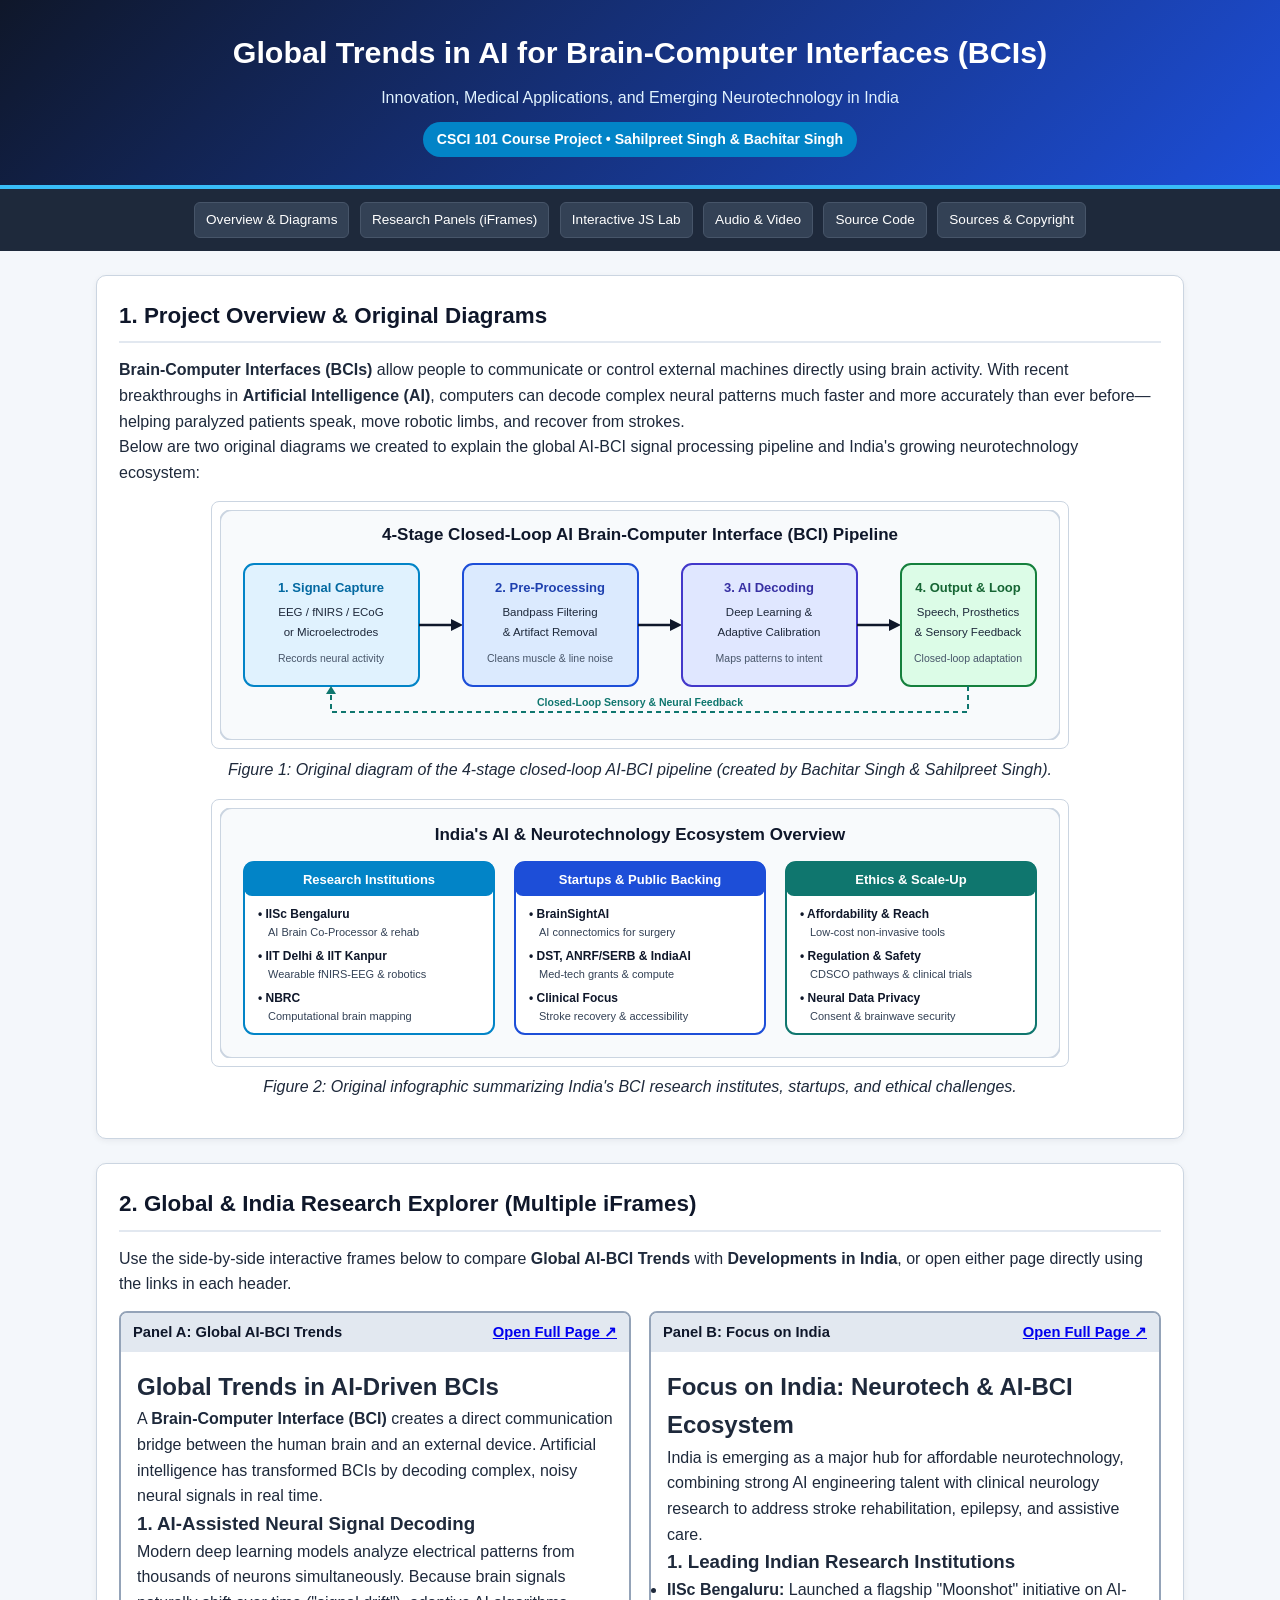
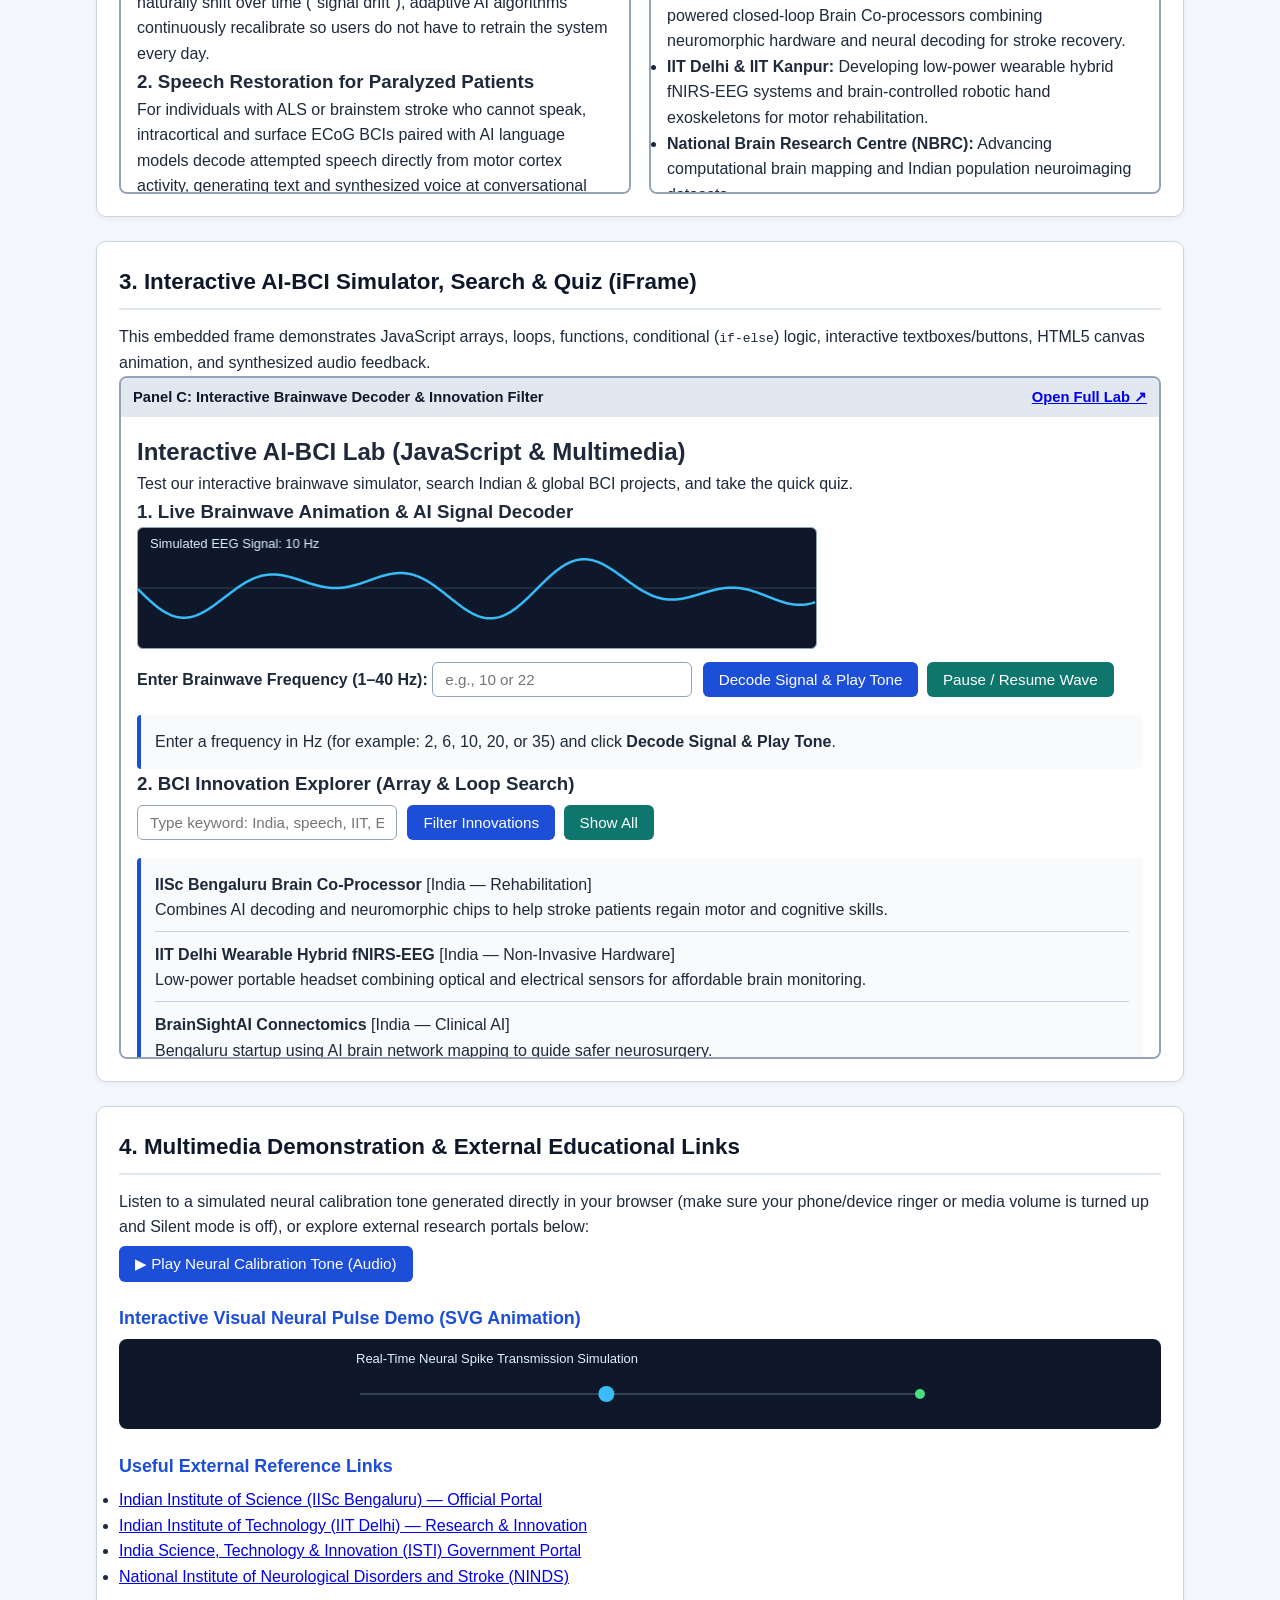
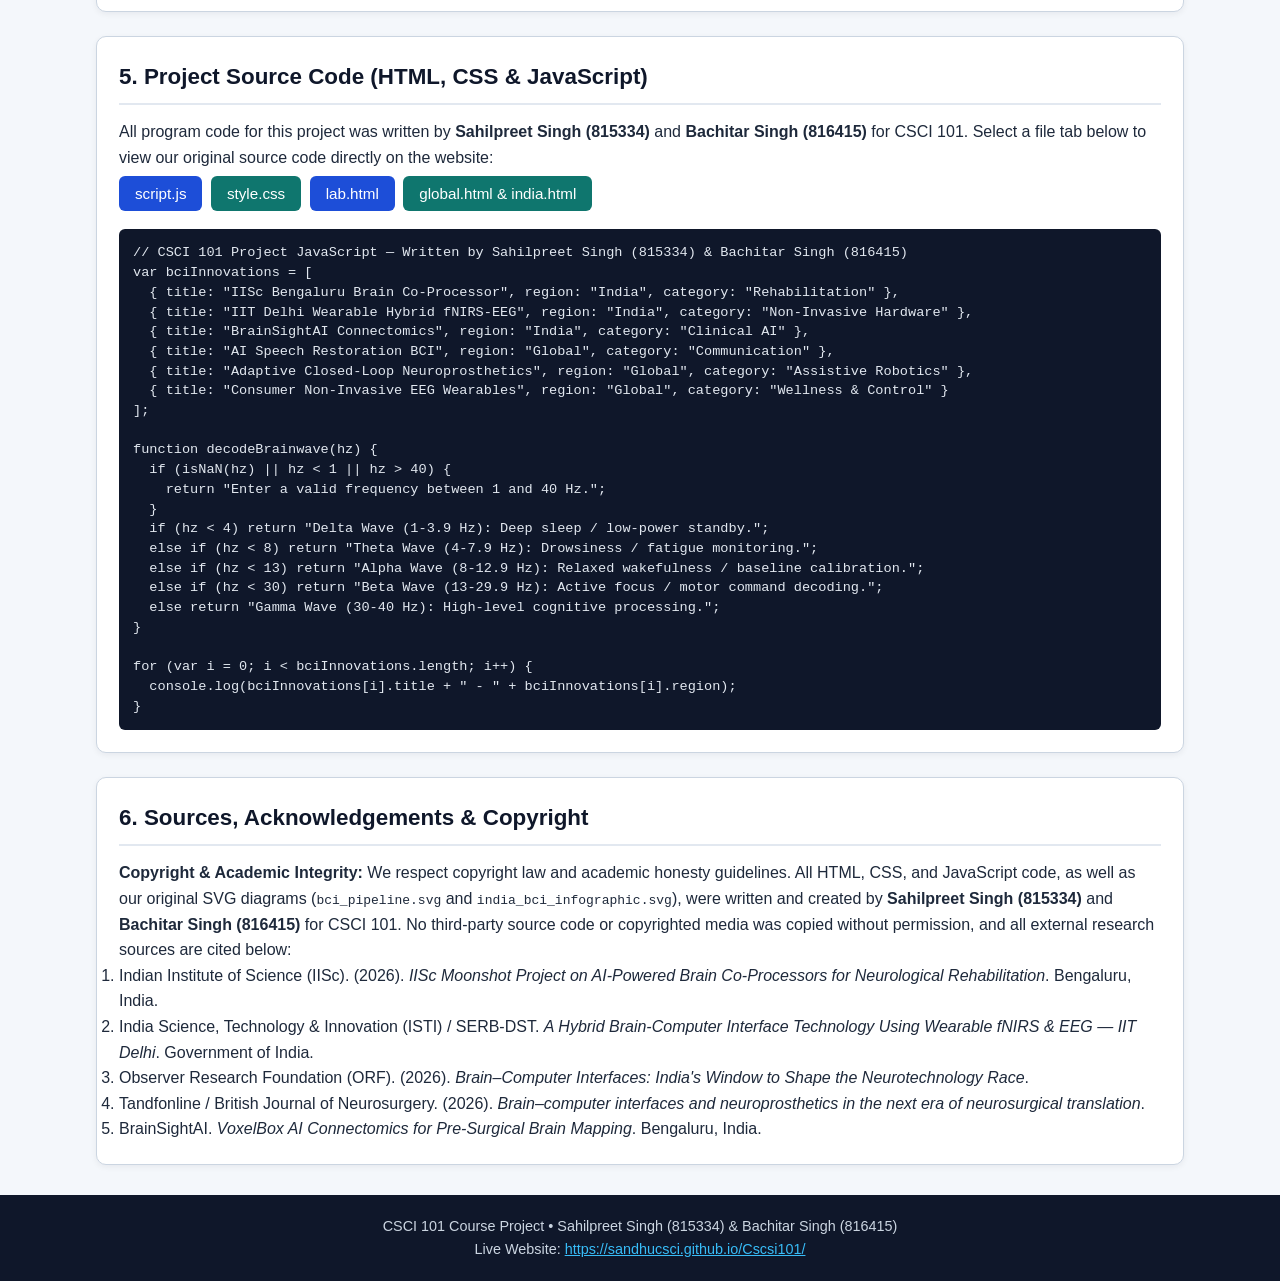
<file: index.html>
<!DOCTYPE html>
<html lang="en">
<head>
  <meta charset="UTF-8">
  <meta name="viewport" content="width=device-width, initial-scale=1.0">
  <title>Global Trends in AI for Brain-Computer Interfaces (BCIs) — India Focus</title>
  <link rel="stylesheet" href="style.css">
</head>
<body>

  <header>
    <h1>Global Trends in AI for Brain-Computer Interfaces (BCIs)</h1>
    <p>Innovation, Medical Applications, and Emerging Neurotechnology in India</p>
    <div class="pulse-badge">CSCI 101 Course Project • Sahilpreet Singh &amp; Bachitar Singh</div>
  </header>

  <nav>
    <a href="#overview">Overview &amp; Diagrams</a>
    <a href="#iframes-section">Research Panels (iFrames)</a>
    <a href="#interactive-lab">Interactive JS Lab</a>
    <a href="#multimedia-section">Audio &amp; Video</a>
    <a href="#source-code-section">Source Code</a>
    <a href="#sources">Sources &amp; Copyright</a>
  </nav>

  <div class="container">

    <!-- Section 1: Overview & Original Diagrams -->
    <section id="overview" class="card">
      <h2>1. Project Overview &amp; Original Diagrams</h2>
      <p>
        <strong>Brain-Computer Interfaces (BCIs)</strong> allow people to communicate or control external machines directly using brain activity. With recent breakthroughs in <strong>Artificial Intelligence (AI)</strong>, computers can decode complex neural patterns much faster and more accurately than ever before—helping paralyzed patients speak, move robotic limbs, and recover from strokes.
      </p>
      <p>
        Below are two original diagrams we created to explain the global AI-BCI signal processing pipeline and India's growing neurotechnology ecosystem:
      </p>

      <div class="diagram-wrap">
        <img src="bci_pipeline.svg" alt="Original Diagram showing AI Brain-Computer Interface signal capture, filtering, AI decoding, and output">
        <p><em>Figure 1: Original diagram of the 4-stage closed-loop AI-BCI pipeline (created by Bachitar Singh &amp; Sahilpreet Singh).</em></p>
      </div>

      <div class="diagram-wrap">
        <img src="india_bci_infographic.svg" alt="Original Infographic of India's AI and Neurotechnology Ecosystem">
        <p><em>Figure 2: Original infographic summarizing India's BCI research institutes, startups, and ethical challenges.</em></p>
      </div>
    </section>

    <!-- Section 2: Multiple iFrames Organizing Research Content -->
    <section id="iframes-section" class="card">
      <h2>2. Global &amp; India Research Explorer (Multiple iFrames)</h2>
      <p>
        Use the side-by-side interactive frames below to compare <strong>Global AI-BCI Trends</strong> with <strong>Developments in India</strong>, or open either page directly using the links in each header.
      </p>

      <div class="iframe-grid">
        <div class="frame-box">
          <div class="frame-header">
            <span>Panel A: Global AI-BCI Trends</span>
            <a href="global.html" target="_blank">Open Full Page ↗</a>
          </div>
          <iframe src="global.html" title="Global Trends in AI-Driven BCIs"></iframe>
        </div>

        <div class="frame-box">
          <div class="frame-header">
            <span>Panel B: Focus on India</span>
            <a href="india.html" target="_blank">Open Full Page ↗</a>
          </div>
          <iframe src="india.html" title="BCI and Neurotechnology Developments in India"></iframe>
        </div>
      </div>
    </section>

    <!-- Section 3: Third iFrame for Interactive JavaScript Lab -->
    <section id="interactive-lab" class="card">
      <h2>3. Interactive AI-BCI Simulator, Search &amp; Quiz (iFrame)</h2>
      <p>
        This embedded frame demonstrates JavaScript arrays, loops, functions, conditional (<code>if-else</code>) logic, interactive textboxes/buttons, HTML5 canvas animation, and synthesized audio feedback.
      </p>
      <div class="frame-box">
        <div class="frame-header">
          <span>Panel C: Interactive Brainwave Decoder &amp; Innovation Filter</span>
          <a href="lab.html" target="_blank">Open Full Lab ↗</a>
        </div>
        <iframe src="lab.html" style="height: 640px;" title="Interactive AI-BCI Simulator and Quiz"></iframe>
      </div>
    </section>

    <!-- Section 4: Multimedia & External Reference Links -->
    <section id="multimedia-section" class="card">
      <h2>4. Multimedia Demonstration &amp; External Educational Links</h2>
      <p>
        Listen to a simulated neural calibration tone generated directly in your browser (make sure your phone/device ringer or media volume is turned up and Silent mode is off), or explore external research portals below:
      </p>
      <button class="btn" onclick="playQuickDemoSound()">▶ Play Neural Calibration Tone (Audio)</button>
      <div id="audioStatus" style="margin-top:8px; font-weight:bold; color:#0f766e;"></div>

      <div style="margin-top: 16px;">
        <h3>Interactive Visual Neural Pulse Demo (SVG Animation)</h3>
        <svg width="100%" height="90" viewBox="0 0 600 90" style="background:#0f172a; border-radius:8px;">
          <text x="16" y="24" fill="#e0f2fe" font-family="Arial" font-size="13">Real-Time Neural Spike Transmission Simulation</text>
          <line x1="20" y1="55" x2="580" y2="55" stroke="#334155" stroke-width="2"/>
          <circle cx="20" cy="55" r="8" fill="#38bdf8">
            <animate attributeName="cx" from="20" to="580" dur="2.5s" repeatCount="indefinite"/>
          </circle>
          <circle cx="20" cy="55" r="5" fill="#4ade80">
            <animate attributeName="cx" from="20" to="580" dur="1.8s" repeatCount="indefinite"/>
          </circle>
        </svg>
      </div>

      <h3 style="margin-top: 16px;">Useful External Reference Links</h3>
      <ul>
        <li><a href="https://www.iisc.ac.in/" target="_blank" rel="noopener">Indian Institute of Science (IISc Bengaluru) — Official Portal</a></li>
        <li><a href="https://home.iitd.ac.in/" target="_blank" rel="noopener">Indian Institute of Technology (IIT Delhi) — Research &amp; Innovation</a></li>
        <li><a href="https://www.indiascienceandtechnology.gov.in/" target="_blank" rel="noopener">India Science, Technology &amp; Innovation (ISTI) Government Portal</a></li>
        <li><a href="https://www.ninds.nih.gov/" target="_blank" rel="noopener">National Institute of Neurological Disorders and Stroke (NINDS)</a></li>
      </ul>
    </section>

    <!-- Section 5: Project Source Code Posted Directly on the Website -->
    <section id="source-code-section" class="card">
      <h2>5. Project Source Code (HTML, CSS &amp; JavaScript)</h2>
      <p>
        All program code for this project was written by <strong>Sahilpreet Singh (815334)</strong> and <strong>Bachitar Singh (816415)</strong> for CSCI 101. Select a file tab below to view our original source code directly on the website:
      </p>
      <div>
        <button class="btn" onclick="showCodeTab('js')">script.js</button>
        <button class="btn btn-secondary" onclick="showCodeTab('css')">style.css</button>
        <button class="btn" onclick="showCodeTab('lab')">lab.html</button>
        <button class="btn btn-secondary" onclick="showCodeTab('subpages')">global.html &amp; india.html</button>
      </div>
      <pre id="codeViewer" class="code-box">// CSCI 101 Project JavaScript — Written by Sahilpreet Singh (815334) &amp; Bachitar Singh (816415)
var bciInnovations = [
  { title: "IISc Bengaluru Brain Co-Processor", region: "India", category: "Rehabilitation" },
  { title: "IIT Delhi Wearable Hybrid fNIRS-EEG", region: "India", category: "Non-Invasive Hardware" },
  { title: "BrainSightAI Connectomics", region: "India", category: "Clinical AI" },
  { title: "AI Speech Restoration BCI", region: "Global", category: "Communication" },
  { title: "Adaptive Closed-Loop Neuroprosthetics", region: "Global", category: "Assistive Robotics" },
  { title: "Consumer Non-Invasive EEG Wearables", region: "Global", category: "Wellness &amp; Control" }
];

function decodeBrainwave(hz) {
  if (isNaN(hz) || hz &lt; 1 || hz &gt; 40) {
    return "Enter a valid frequency between 1 and 40 Hz.";
  }
  if (hz &lt; 4) return "Delta Wave (1-3.9 Hz): Deep sleep / low-power standby.";
  else if (hz &lt; 8) return "Theta Wave (4-7.9 Hz): Drowsiness / fatigue monitoring.";
  else if (hz &lt; 13) return "Alpha Wave (8-12.9 Hz): Relaxed wakefulness / baseline calibration.";
  else if (hz &lt; 30) return "Beta Wave (13-29.9 Hz): Active focus / motor command decoding.";
  else return "Gamma Wave (30-40 Hz): High-level cognitive processing.";
}

for (var i = 0; i &lt; bciInnovations.length; i++) {
  console.log(bciInnovations[i].title + " - " + bciInnovations[i].region);
}</pre>
    </section>

    <!-- Section 6: Acknowledgements, Sources & Copyright -->
    <section id="sources" class="card">
      <h2>6. Sources, Acknowledgements &amp; Copyright</h2>
      <p>
        <strong>Copyright &amp; Academic Integrity:</strong> We respect copyright law and academic honesty guidelines. All HTML, CSS, and JavaScript code, as well as our original SVG diagrams (<code>bci_pipeline.svg</code> and <code>india_bci_infographic.svg</code>), were written and created by <strong>Sahilpreet Singh (815334)</strong> and <strong>Bachitar Singh (816415)</strong> for CSCI 101. No third-party source code or copyrighted media was copied without permission, and all external research sources are cited below:
      </p>
      <ol>
        <li>Indian Institute of Science (IISc). (2026). <em>IISc Moonshot Project on AI-Powered Brain Co-Processors for Neurological Rehabilitation</em>. Bengaluru, India.</li>
        <li>India Science, Technology &amp; Innovation (ISTI) / SERB-DST. <em>A Hybrid Brain-Computer Interface Technology Using Wearable fNIRS &amp; EEG — IIT Delhi</em>. Government of India.</li>
        <li>Observer Research Foundation (ORF). (2026). <em>Brain–Computer Interfaces: India's Window to Shape the Neurotechnology Race</em>.</li>
        <li>Tandfonline / British Journal of Neurosurgery. (2026). <em>Brain–computer interfaces and neuroprosthetics in the next era of neurosurgical translation</em>.</li>
        <li>BrainSightAI. <em>VoxelBox AI Connectomics for Pre-Surgical Brain Mapping</em>. Bengaluru, India.</li>
      </ol>
    </section>

  </div>

  <footer>
    <p>CSCI 101 Course Project • Sahilpreet Singh (815334) &amp; Bachitar Singh (816415)</p>
    <p>Live Website: <a href="https://sandhucsci.github.io/Cscsi101/">https://sandhucsci.github.io/Cscsi101/</a></p>
  </footer>

  <script>
    var demoAudioCtx = null;

    function getDemoAudioContext() {
      var AudioCtx = window.AudioContext || window.webkitAudioContext;
      if (!AudioCtx) return null;
      if (!demoAudioCtx || demoAudioCtx.state === "closed") {
        demoAudioCtx = new AudioCtx();
      }
      if (demoAudioCtx.state === "suspended") {
        demoAudioCtx.resume();
      }
      return demoAudioCtx;
    }

    function playQuickDemoSound() {
      var statusEl = document.getElementById("audioStatus");
      try {
        var ctx = getDemoAudioContext();
        if (!ctx) {
          statusEl.textContent = "Web Audio is not supported on this browser.";
          return;
        }
        var startTone = function() {
          var osc = ctx.createOscillator();
          var gain = ctx.createGain();
          osc.type = "sine";
          osc.frequency.setValueAtTime(440, ctx.currentTime);
          gain.gain.setValueAtTime(0.01, ctx.currentTime);
          gain.gain.linearRampToValueAtTime(0.35, ctx.currentTime + 0.04);
          gain.gain.exponentialRampToValueAtTime(0.001, ctx.currentTime + 0.85);
          osc.connect(gain);
          gain.connect(ctx.destination);
          osc.start(ctx.currentTime);
          osc.stop(ctx.currentTime + 0.88);
          statusEl.textContent = "Playing 440 Hz neural calibration tone (check device media volume & silent switch).";
        };
        if (ctx.state === "suspended") {
          ctx.resume().then(startTone).catch(startTone);
        } else {
          startTone();
        }
      } catch (err) {
        statusEl.textContent = "Could not play audio: " + err.message;
      }
    }

    function showCodeTab(tab) {
      var viewer = document.getElementById("codeViewer");
      if (tab === "js") {
        viewer.textContent = [
          "// script.js — Arrays, Loops, Functions, If-Else & Canvas Wave",
          "var bciInnovations = [",
          '  { title: "IISc Bengaluru Brain Co-Processor", region: "India" },',
          '  { title: "IIT Delhi Wearable Hybrid fNIRS-EEG", region: "India" },',
          '  { title: "BrainSightAI Connectomics", region: "India" },',
          '  { title: "AI Speech Restoration BCI", region: "Global" },',
          '  { title: "Adaptive Closed-Loop Neuroprosthetics", region: "Global" },',
          '  { title: "Consumer Non-Invasive EEG Wearables", region: "Global" }',
          "];",
          "",
          "function decodeBrainwave() {",
          '  var hz = parseFloat(document.getElementById("hzInput").value);',
          "  if (isNaN(hz) || hz < 1 || hz > 40) return;",
          "  if (hz < 4) { /* Delta */ }",
          "  else if (hz < 8) { /* Theta */ }",
          "  else if (hz < 13) { /* Alpha */ }",
          "  else if (hz < 30) { /* Beta */ }",
          "  else { /* Gamma */ }",
          "}"
        ].join("\n");
      } else if (tab === "css") {
        viewer.textContent = [
          "/* style.css — Layout, Responsive Grid, Table Scroll & Pulse Animation */",
          "@keyframes pulseSignal {",
          "  0% { transform: scale(1); }",
          "  70% { transform: scale(1.04); }",
          "  100% { transform: scale(1); }",
          "}",
          "",
          ".table-wrap {",
          "  width: 100%;",
          "  overflow-x: auto;",
          "}",
          "",
          ".iframe-grid {",
          "  display: grid;",
          "  grid-template-columns: 1fr 1fr;",
          "  gap: 18px;",
          "}"
        ].join("\n");
      } else if (tab === "lab") {
        viewer.textContent = [
          "<!-- lab.html — Interactive Brainwave Simulator, Search & Quiz -->",
          '<canvas id="brainCanvas" width="680" height="120"></canvas>',
          '<input type="text" id="hzInput" placeholder="e.g., 10 or 22">',
          '<button class="btn" onclick="decodeBrainwave()">Decode Signal & Play Tone</button>',
          '<input type="text" id="searchBox" placeholder="Type keyword: India, speech, IIT, EEG...">',
          '<button class="btn" onclick="searchProjects()">Filter Innovations</button>'
        ].join("\n");
      } else {
        viewer.textContent = [
          "<!-- global.html & india.html — Embedded inside <iframe> panels -->",
          "<!-- global.html: Global AI-BCI trends + scrollable modality comparison table -->",
          "<!-- india.html: IISc Bengaluru, IIT Delhi/Kanpur, NBRC, BrainSightAI & ethics -->"
        ].join("\n");
      }
    }
  </script>
</body>
</html>
</file>
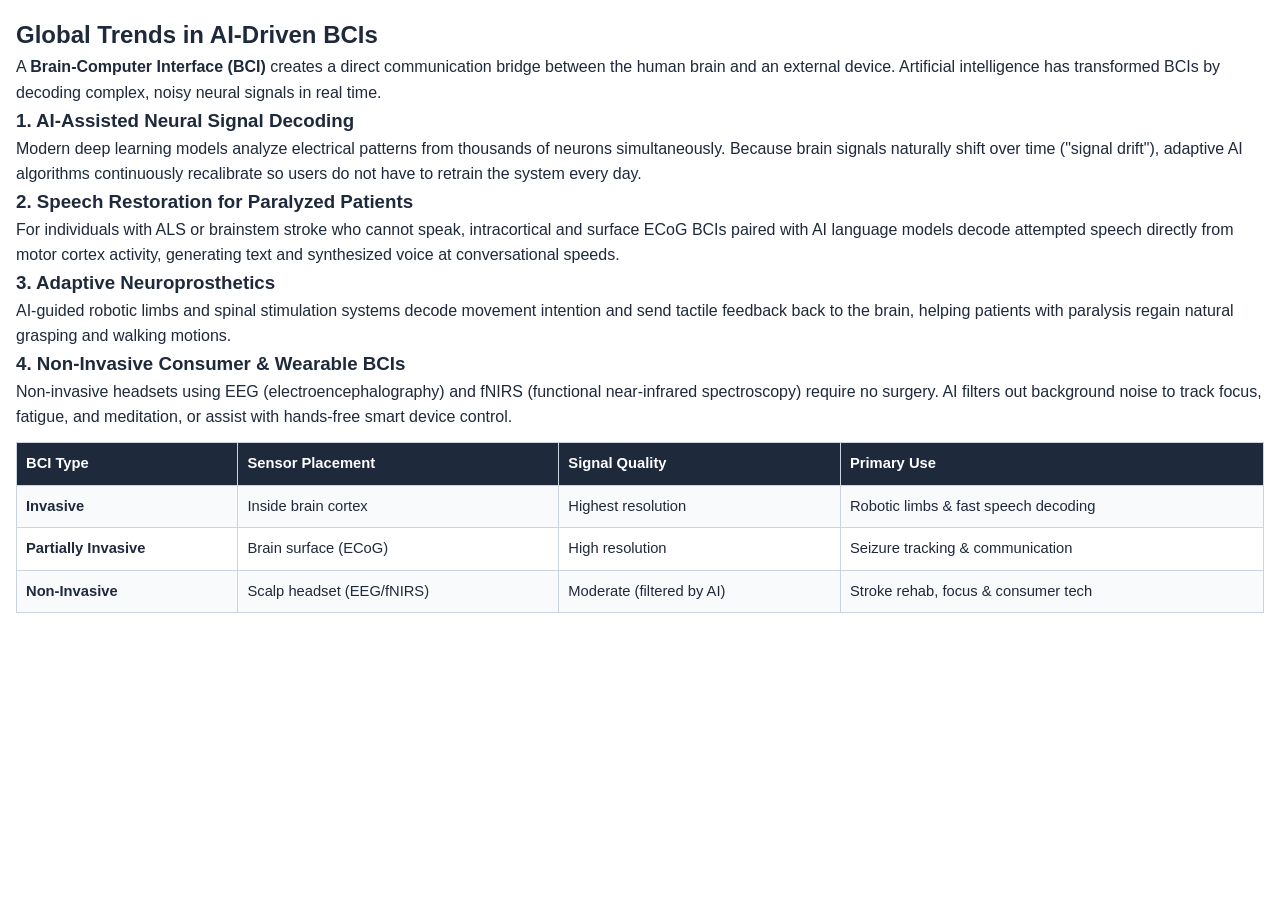
<file: global.html>
<!DOCTYPE html>
<html lang="en">
<head>
  <meta charset="UTF-8">
  <title>Global AI-BCI Trends</title>
  <link rel="stylesheet" href="style.css">
</head>
<body class="subpage">
  <h2>Global Trends in AI-Driven BCIs</h2>
  <p>
    A <strong>Brain-Computer Interface (BCI)</strong> creates a direct communication bridge between the human brain and an external device. Artificial intelligence has transformed BCIs by decoding complex, noisy neural signals in real time.
  </p>

  <h3>1. AI-Assisted Neural Signal Decoding</h3>
  <p>
    Modern deep learning models analyze electrical patterns from thousands of neurons simultaneously. Because brain signals naturally shift over time ("signal drift"), adaptive AI algorithms continuously recalibrate so users do not have to retrain the system every day.
  </p>

  <h3>2. Speech Restoration for Paralyzed Patients</h3>
  <p>
    For individuals with ALS or brainstem stroke who cannot speak, intracortical and surface ECoG BCIs paired with AI language models decode attempted speech directly from motor cortex activity, generating text and synthesized voice at conversational speeds.
  </p>

  <h3>3. Adaptive Neuroprosthetics</h3>
  <p>
    AI-guided robotic limbs and spinal stimulation systems decode movement intention and send tactile feedback back to the brain, helping patients with paralysis regain natural grasping and walking motions.
  </p>

  <h3>4. Non-Invasive Consumer &amp; Wearable BCIs</h3>
  <p>
    Non-invasive headsets using EEG (electroencephalography) and fNIRS (functional near-infrared spectroscopy) require no surgery. AI filters out background noise to track focus, fatigue, and meditation, or assist with hands-free smart device control.
  </p>

  <div class="table-wrap">
    <table class="data-table">
      <tr>
        <th>BCI Type</th>
        <th>Sensor Placement</th>
        <th>Signal Quality</th>
        <th>Primary Use</th>
      </tr>
      <tr>
        <td><strong>Invasive</strong></td>
        <td>Inside brain cortex</td>
        <td>Highest resolution</td>
        <td>Robotic limbs &amp; fast speech decoding</td>
      </tr>
      <tr>
        <td><strong>Partially Invasive</strong></td>
        <td>Brain surface (ECoG)</td>
        <td>High resolution</td>
        <td>Seizure tracking &amp; communication</td>
      </tr>
      <tr>
        <td><strong>Non-Invasive</strong></td>
        <td>Scalp headset (EEG/fNIRS)</td>
        <td>Moderate (filtered by AI)</td>
        <td>Stroke rehab, focus &amp; consumer tech</td>
      </tr>
    </table>
  </div>
</body>
</html>
</file>
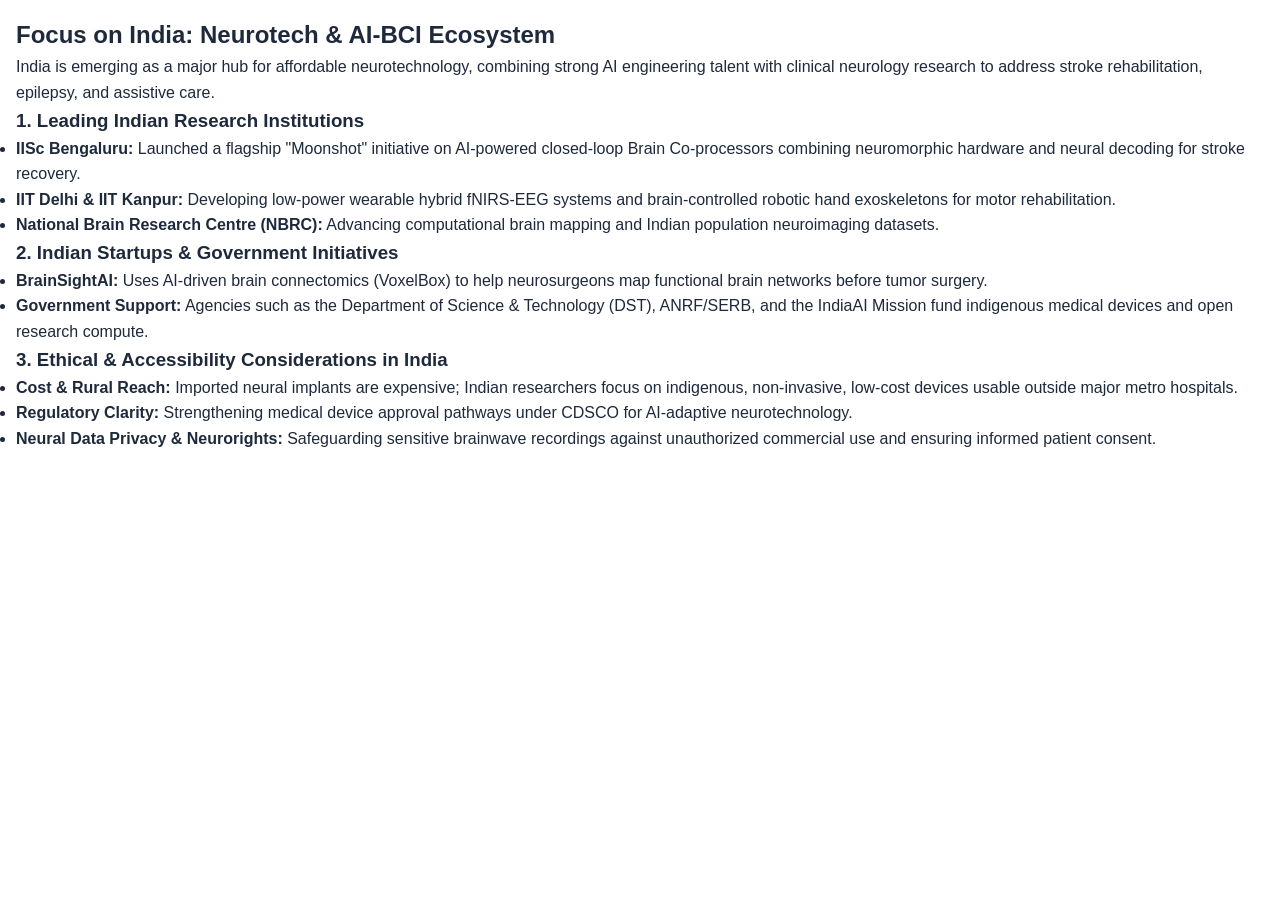
<file: india.html>
<!DOCTYPE html>
<html lang="en">
<head>
  <meta charset="UTF-8">
  <title>BCI &amp; Neurotechnology in India</title>
  <link rel="stylesheet" href="style.css">
</head>
<body class="subpage">
  <h2>Focus on India: Neurotech &amp; AI-BCI Ecosystem</h2>
  <p>
    India is emerging as a major hub for affordable neurotechnology, combining strong AI engineering talent with clinical neurology research to address stroke rehabilitation, epilepsy, and assistive care.
  </p>

  <h3>1. Leading Indian Research Institutions</h3>
  <ul>
    <li><strong>IISc Bengaluru:</strong> Launched a flagship "Moonshot" initiative on AI-powered closed-loop Brain Co-processors combining neuromorphic hardware and neural decoding for stroke recovery.</li>
    <li><strong>IIT Delhi &amp; IIT Kanpur:</strong> Developing low-power wearable hybrid fNIRS-EEG systems and brain-controlled robotic hand exoskeletons for motor rehabilitation.</li>
    <li><strong>National Brain Research Centre (NBRC):</strong> Advancing computational brain mapping and Indian population neuroimaging datasets.</li>
  </ul>

  <h3>2. Indian Startups &amp; Government Initiatives</h3>
  <ul>
    <li><strong>BrainSightAI:</strong> Uses AI-driven brain connectomics (VoxelBox) to help neurosurgeons map functional brain networks before tumor surgery.</li>
    <li><strong>Government Support:</strong> Agencies such as the Department of Science &amp; Technology (DST), ANRF/SERB, and the IndiaAI Mission fund indigenous medical devices and open research compute.</li>
  </ul>

  <h3>3. Ethical &amp; Accessibility Considerations in India</h3>
  <ul>
    <li><strong>Cost &amp; Rural Reach:</strong> Imported neural implants are expensive; Indian researchers focus on indigenous, non-invasive, low-cost devices usable outside major metro hospitals.</li>
    <li><strong>Regulatory Clarity:</strong> Strengthening medical device approval pathways under CDSCO for AI-adaptive neurotechnology.</li>
    <li><strong>Neural Data Privacy &amp; Neurorights:</strong> Safeguarding sensitive brainwave recordings against unauthorized commercial use and ensuring informed patient consent.</li>
  </ul>
</body>
</html>
</file>
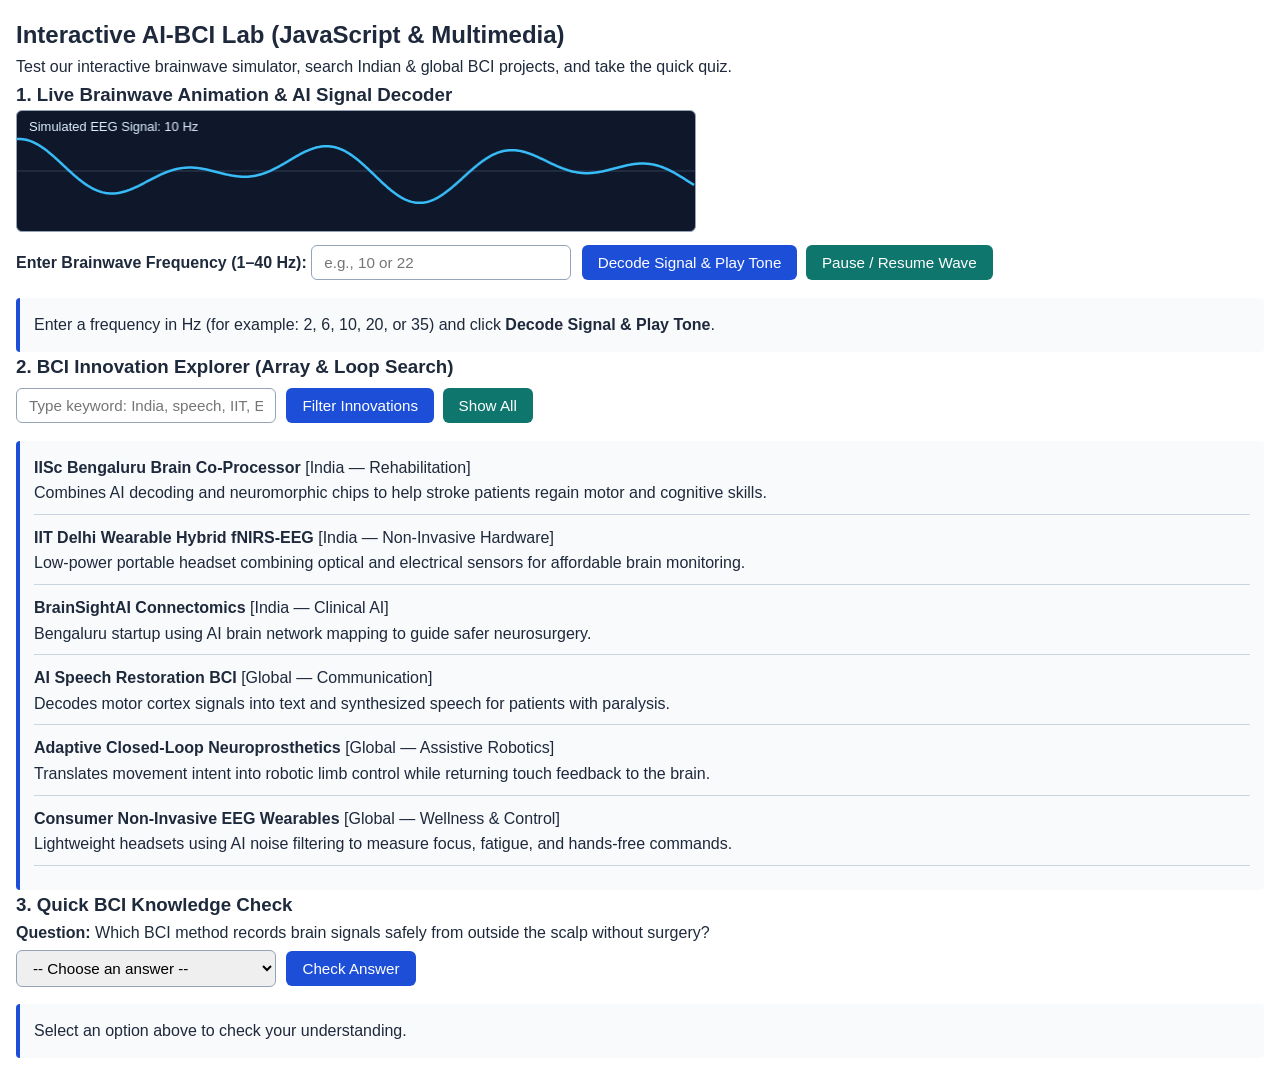
<file: lab.html>
<!DOCTYPE html>
<html lang="en">
<head>
  <meta charset="UTF-8">
  <title>Interactive AI-BCI Simulator &amp; Quiz</title>
  <link rel="stylesheet" href="style.css">
</head>
<body class="subpage">
  <h2>Interactive AI-BCI Lab (JavaScript &amp; Multimedia)</h2>
  <p>Test our interactive brainwave simulator, search Indian &amp; global BCI projects, and take the quick quiz.</p>

  <!-- Interactive Part 1: Canvas Animation + Sound + Signal Decoder -->
  <h3>1. Live Brainwave Animation &amp; AI Signal Decoder</h3>
  <canvas id="brainCanvas" width="680" height="120" style="width:100%; max-width:680px; border:1px solid #94a3b8; border-radius:6px; background:#0f172a;"></canvas>
  <br>
  <label for="hzInput"><strong>Enter Brainwave Frequency (1–40 Hz):</strong></label>
  <input type="text" id="hzInput" placeholder="e.g., 10 or 22">
  <button class="btn" onclick="decodeBrainwave()">Decode Signal &amp; Play Tone</button>
  <button class="btn btn-secondary" onclick="toggleWaveAnimation()">Pause / Resume Wave</button>
  <div id="signalResult" class="output-box">
    Enter a frequency in Hz (for example: 2, 6, 10, 20, or 35) and click <strong>Decode Signal &amp; Play Tone</strong>.
  </div>

  <!-- Interactive Part 2: Array + Loop Directory Filter -->
  <h3>2. BCI Innovation Explorer (Array &amp; Loop Search)</h3>
  <input type="text" id="searchBox" placeholder="Type keyword: India, speech, IIT, EEG...">
  <button class="btn" onclick="searchProjects()">Filter Innovations</button>
  <button class="btn btn-secondary" onclick="showAllProjects()">Show All</button>
  <div id="projectList" class="output-box"></div>

  <!-- Interactive Part 3: Conditional Quiz -->
  <h3>3. Quick BCI Knowledge Check</h3>
  <p><strong>Question:</strong> Which BCI method records brain signals safely from outside the scalp without surgery?</p>
  <select id="quizSelect">
    <option value="">-- Choose an answer --</option>
    <option value="invasive">Intracortical Microelectrode Array</option>
    <option value="eeg">Non-Invasive EEG / fNIRS Headset</option>
    <option value="ecog">Surgical ECoG Grid</option>
  </select>
  <button class="btn" onclick="checkQuizAnswer()">Check Answer</button>
  <div id="quizFeedback" class="output-box">Select an option above to check your understanding.</div>

  <script src="script.js"></script>
</body>
</html>
</file>
<file: style.css>
/* CSCI 101 Project - Shared Stylesheet */
* {
  box-sizing: border-box;
  margin: 0;
  padding: 0;
}

body {
  font-family: Arial, Helvetica, sans-serif;
  background-color: #f4f7fb;
  color: #1e293b;
  line-height: 1.6;
}

header {
  background: linear-gradient(135deg, #0f172a, #1d4ed8);
  color: #ffffff;
  padding: 28px 20px;
  text-align: center;
  border-bottom: 4px solid #38bdf8;
}

header h1 {
  font-size: 1.9rem;
  margin-bottom: 8px;
}

header p {
  font-size: 1rem;
  color: #e0f2fe;
}

/* CSS Keyframe Animation for neural pulse badge */
@keyframes pulseSignal {
  0% { transform: scale(1); box-shadow: 0 0 0 0 rgba(56, 189, 248, 0.7); }
  70% { transform: scale(1.04); box-shadow: 0 0 0 12px rgba(56, 189, 248, 0); }
  100% { transform: scale(1); box-shadow: 0 0 0 0 rgba(56, 189, 248, 0); }
}

.pulse-badge {
  display: inline-block;
  margin-top: 12px;
  padding: 6px 14px;
  background-color: #0284c7;
  color: #ffffff;
  border-radius: 20px;
  font-size: 0.88rem;
  font-weight: bold;
  animation: pulseSignal 2.2s infinite;
}

nav {
  background-color: #1e293b;
  padding: 10px;
  text-align: center;
  position: sticky;
  top: 0;
  z-index: 100;
}

nav a, nav button {
  color: #ffffff;
  background-color: #334155;
  text-decoration: none;
  padding: 6px 11px;
  margin: 3px;
  border-radius: 6px;
  border: 1px solid #475569;
  font-size: 0.85rem;
  cursor: pointer;
  display: inline-block;
  transition: background-color 0.2s;
}

nav a:hover, nav button:hover {
  background-color: #2563eb;
}

.container {
  max-width: 1120px;
  margin: 24px auto;
  padding: 0 16px;
}

.card {
  background-color: #ffffff;
  border: 1px solid #cbd5e1;
  border-radius: 10px;
  padding: 22px;
  margin-bottom: 24px;
  box-shadow: 0 2px 6px rgba(15, 23, 42, 0.06);
}

.card h2 {
  color: #0f172a;
  border-bottom: 2px solid #e2e8f0;
  padding-bottom: 8px;
  margin-bottom: 14px;
  font-size: 1.4rem;
}

.card h3 {
  color: #1d4ed8;
  margin: 14px 0 6px;
  font-size: 1.12rem;
}

.iframe-grid {
  display: grid;
  grid-template-columns: 1fr 1fr;
  gap: 18px;
  margin-top: 14px;
}

@media (max-width: 820px) {
  .iframe-grid {
    grid-template-columns: 1fr;
  }
}

.frame-box {
  border: 2px solid #94a3b8;
  border-radius: 8px;
  overflow: hidden;
  background: #ffffff;
}

.frame-header {
  background-color: #e2e8f0;
  padding: 8px 12px;
  font-weight: bold;
  font-size: 0.92rem;
  color: #0f172a;
  display: flex;
  justify-content: space-between;
  align-items: center;
}

iframe {
  width: 100%;
  height: 440px;
  border: none;
  display: block;
}

.btn {
  background-color: #1d4ed8;
  color: #ffffff;
  border: none;
  padding: 9px 16px;
  border-radius: 6px;
  cursor: pointer;
  font-size: 0.95rem;
  margin: 6px 4px 6px 0;
}

.btn:hover {
  background-color: #1e40af;
}

.btn-secondary {
  background-color: #0f766e;
}

.btn-secondary:hover {
  background-color: #115e59;
}

input[type="text"], select {
  padding: 8px 12px;
  border: 1px solid #94a3b8;
  border-radius: 6px;
  font-size: 0.95rem;
  width: 260px;
  max-width: 100%;
  margin-right: 6px;
}

.output-box {
  margin-top: 12px;
  padding: 14px;
  background-color: #f8fafc;
  border-left: 4px solid #1d4ed8;
  border-radius: 4px;
}

.code-box {
  margin-top: 12px;
  padding: 14px;
  background-color: #0f172a;
  color: #e2e8f0;
  border-radius: 6px;
  overflow-x: auto;
  font-family: Consolas, Monaco, monospace;
  font-size: 0.85rem;
  line-height: 1.45;
}

.diagram-wrap {
  text-align: center;
  margin: 16px 0;
}

.diagram-wrap img, .diagram-wrap svg {
  max-width: 100%;
  height: auto;
  border: 1px solid #cbd5e1;
  border-radius: 8px;
  background: #ffffff;
  padding: 8px;
}

.table-wrap {
  width: 100%;
  overflow-x: auto;
  -webkit-overflow-scrolling: touch;
}

table.data-table {
  width: 100%;
  min-width: 480px;
  border-collapse: collapse;
  margin-top: 12px;
  font-size: 0.92rem;
}

table.data-table th, table.data-table td {
  border: 1px solid #cbd5e1;
  padding: 9px;
  text-align: left;
}

table.data-table th {
  background-color: #1e293b;
  color: #ffffff;
}

table.data-table tr:nth-child(even) {
  background-color: #f8fafc;
}

footer {
  background-color: #0f172a;
  color: #cbd5e1;
  text-align: center;
  padding: 20px;
  margin-top: 30px;
  font-size: 0.9rem;
}

footer a {
  color: #38bdf8;
}

/* Subpage compact body */
body.subpage {
  background-color: #ffffff;
  padding: 16px;
}
</file>
